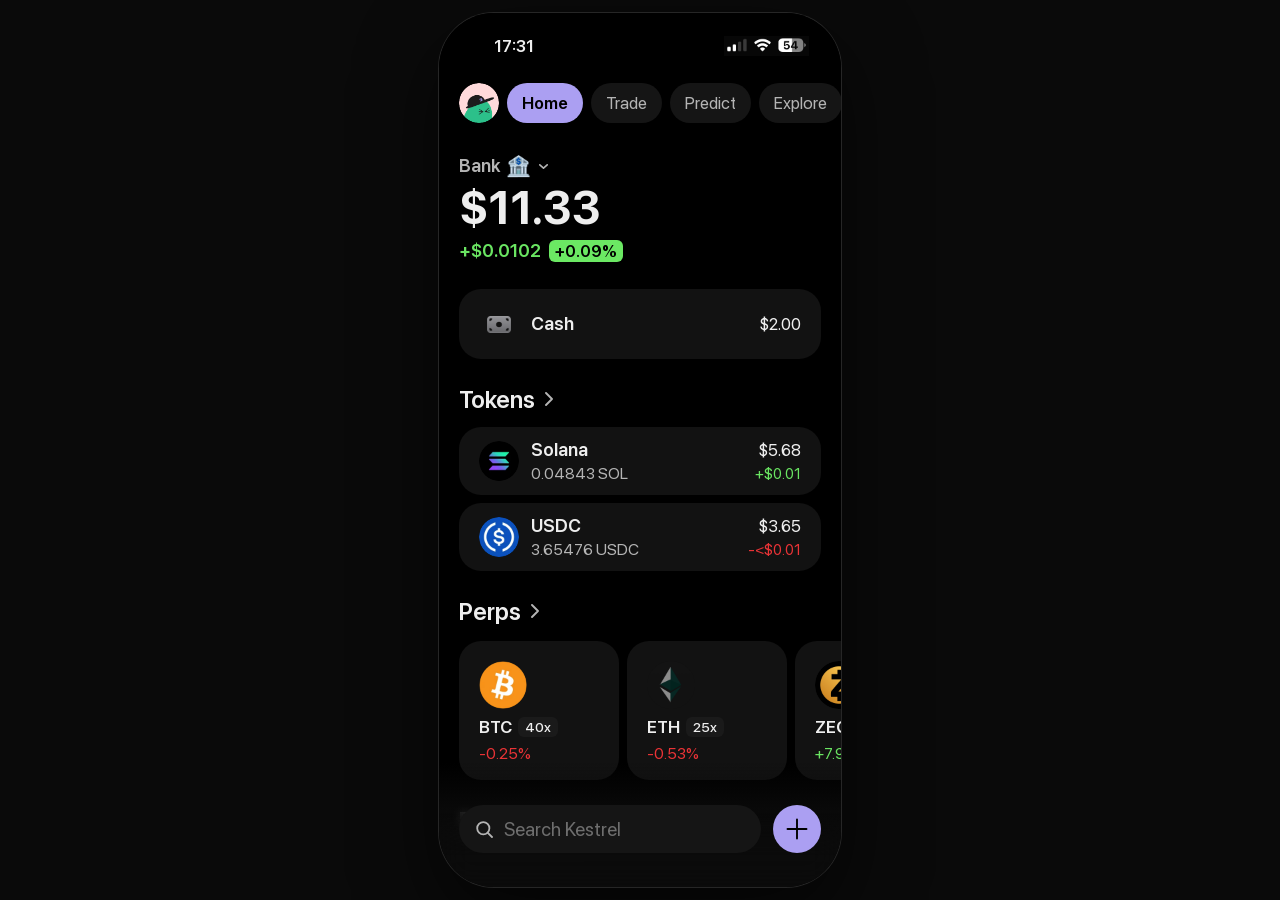
<file: index.html>
<!DOCTYPE html>
<html lang="en">
<head>
  <meta charset="UTF-8">
  <meta name="viewport" content="width=device-width, initial-scale=1, viewport-fit=cover, user-scalable=no">
  <meta name="apple-mobile-web-app-capable" content="yes">
  <meta name="mobile-web-app-capable" content="yes">
  <meta name="apple-mobile-web-app-status-bar-style" content="black">
  <meta name="theme-color" content="#000000">
  <title>Kestrel</title>
  <meta name="apple-mobile-web-app-title" content="Kestrel">
  <link rel="apple-touch-icon" sizes="180x180" href="assets/apple-touch-icon.png">
  <link rel="icon" type="image/png" href="assets/favicon.png">
  <link rel="manifest" href="manifest.webmanifest">
  <link rel="stylesheet" href="css/styles.css?v=19">
  <script>
    // The intro lives on its own pages so iOS 26 samples the right status bar colour for each one.
    try { if (!location.search && !sessionStorage.getItem("kestrel.booted")) location.replace("splash.html"); } catch (e) {}
  </script>
</head>
<body>
<div class="phone arrive" id="phone">

  <!-- ===== Main page (slides right when the drawer opens) ===== -->
  <div class="page" id="page">

    <!-- Fixed header -->
    <header class="header">
      <button class="avatar" id="avatarBtn" aria-label="Open menu">
        <img src="assets/avatar.png" alt="">
      </button>
      <nav class="tabs" id="tabs">
        <button class="tab active">Home</button>
        <button class="tab">Trade</button>
        <button class="tab">Predict</button>
        <button class="tab">Explore</button>
      </nav>
    </header>
    <div class="header-fade"></div>

    <!-- Scrolling content -->
    <main class="scroll" id="scroll">
      <div class="content">

        <div class="bank-row">
          <span class="bank-label">Bank</span>
          <span class="bank-emoji">🏦</span>
          <svg class="bank-chevron" width="9" height="5" viewBox="0 0 9 5"><path d="M0.8 0.8 L4.5 4.2 L8.2 0.8" fill="none" stroke="currentColor" stroke-width="1.6" stroke-linecap="round" stroke-linejoin="round"/></svg>
        </div>

        <div class="balance" id="totalUsd">$11.34</div>

        <div class="change-row">
          <span class="change-amount pos" id="totalChange">+$0.0106</span>
          <span class="change-badge pos" id="totalPct">+0.09%</span>
        </div>

        <button class="card cash-card" id="cashCard">
          <span class="icon-box"><img src="assets/cash.png" alt=""></span>
          <span class="card-title">Cash</span>
          <span class="card-amount" id="cashUsd">$2.00</span>
        </button>

        <div class="section-header">
          <span>Tokens</span>
          <svg class="chevron" width="8" height="14" viewBox="0 0 8 14"><path d="M1 1 L7 7 L1 13" fill="none" stroke="currentColor" stroke-width="1.9" stroke-linecap="round" stroke-linejoin="round"/></svg>
        </div>

        <div class="token-list">
          <button class="card token" data-token="sol">
            <img class="token-icon" src="assets/sol.png" alt="">
            <span class="token-main">
              <span class="token-name">Solana</span>
              <span class="token-sub" id="solQty">0.04843 SOL</span>
            </span>
            <span class="token-side">
              <span class="token-usd" id="solUsd">$5.68</span>
              <span class="token-change pos" id="solChange">+$0.01</span>
            </span>
          </button>
          <button class="card token" data-token="usdc">
            <img class="token-icon" src="assets/usdc.png" alt="">
            <span class="token-main">
              <span class="token-name">USDC</span>
              <span class="token-sub" id="usdcQty">3.65476 USDC</span>
            </span>
            <span class="token-side">
              <span class="token-usd" id="usdcUsd">$3.65</span>
              <span class="token-change neg" id="usdcChange">-&lt;$0.01</span>
            </span>
          </button>
          <button class="card token" data-token="btc" hidden>
            <img class="token-icon" src="assets/btc.png" alt="">
            <span class="token-main">
              <span class="token-name">Bitcoin</span>
              <span class="token-sub" id="btcQty">0 BTC</span>
            </span>
            <span class="token-side">
              <span class="token-usd" id="btcUsd">$0.00</span>
              <span class="token-change flat" id="btcChange">$0.00</span>
            </span>
          </button>
          <button class="card token" data-token="eth" hidden>
            <img class="token-icon" src="assets/eth.png" alt="">
            <span class="token-main">
              <span class="token-name">Ethereum</span>
              <span class="token-sub" id="ethQty">0 ETH</span>
            </span>
            <span class="token-side">
              <span class="token-usd" id="ethUsd">$0.00</span>
              <span class="token-change flat" id="ethChange">$0.00</span>
            </span>
          </button>
          <button class="card token" data-token="zec" hidden>
            <img class="token-icon" src="assets/zec.png" alt="">
            <span class="token-main">
              <span class="token-name">Zcash</span>
              <span class="token-sub" id="zecQty">0 ZEC</span>
            </span>
            <span class="token-side">
              <span class="token-usd" id="zecUsd">$0.00</span>
              <span class="token-change flat" id="zecChange">$0.00</span>
            </span>
          </button>
          <button class="card token" data-token="hype" hidden>
            <img class="token-icon" src="assets/hype.png" alt="">
            <span class="token-main">
              <span class="token-name">Hyperliquid</span>
              <span class="token-sub" id="hypeQty">0 HYPE</span>
            </span>
            <span class="token-side">
              <span class="token-usd" id="hypeUsd">$0.00</span>
              <span class="token-change flat" id="hypeChange">$0.00</span>
            </span>
          </button>
        </div>

        <div class="section-header">
          <span>Perps</span>
          <svg class="chevron" width="8" height="14" viewBox="0 0 8 14"><path d="M1 1 L7 7 L1 13" fill="none" stroke="currentColor" stroke-width="1.9" stroke-linecap="round" stroke-linejoin="round"/></svg>
        </div>

        <div class="h-scroll perps" id="perps">
          <div class="perp" data-perp="BTC">
            <img class="perp-icon" src="assets/btc.png" alt="">
            <div class="perp-row"><span class="perp-name">BTC</span><span class="perp-lev">40x</span></div>
            <div class="perp-pct neg" data-pct>-0.25%</div>
          </div>
          <div class="perp" data-perp="ETH">
            <img class="perp-icon" src="assets/eth.png" alt="">
            <div class="perp-row"><span class="perp-name">ETH</span><span class="perp-lev">25x</span></div>
            <div class="perp-pct neg" data-pct>-0.53%</div>
          </div>
          <div class="perp" data-perp="ZEC">
            <img class="perp-icon" src="assets/zec.png" alt="">
            <div class="perp-row"><span class="perp-name">ZEC</span><span class="perp-lev">10x</span></div>
            <div class="perp-pct pos" data-pct>+7.95%</div>
          </div>
          <div class="perp" data-perp="HYPE">
            <img class="perp-icon" src="assets/hype.png" alt="">
            <div class="perp-row"><span class="perp-name">HYPE</span><span class="perp-lev">10x</span></div>
            <div class="perp-pct pos" data-pct>+0.26%</div>
          </div>
          <div class="perp" data-perp="CL">
            <img class="perp-icon" src="assets/cl.png" alt="">
            <div class="perp-row"><span class="perp-name">CL</span><span class="perp-lev">20x</span></div>
            <div class="perp-pct neg" data-pct>-0.15%</div>
          </div>
          <div class="perp perp-cta">
            <span class="perp-icon perp-logo"><img src="assets/perps-logo.png" alt=""></span>
            <div class="cta-title">Get started with Perps</div>
            <div class="cta-sub">Learn to trade price movements</div>
          </div>
        </div>

        <div class="section-header">
          <span>Predictions</span>
          <svg class="chevron" width="8" height="14" viewBox="0 0 8 14"><path d="M1 1 L7 7 L1 13" fill="none" stroke="currentColor" stroke-width="1.9" stroke-linecap="round" stroke-linejoin="round"/></svg>
        </div>

        <div class="h-scroll predictions">
          <div class="pred">
            <img class="pred-icon" src="assets/pred1.png" alt="">
            <div class="pred-title">Toronto vs Baltimore</div>
            <div class="pred-sub">in 12h</div>
          </div>
          <div class="pred">
            <img class="pred-icon" src="assets/pred2.png" alt="">
            <div class="pred-title">Cleveland vs Boston</div>
            <div class="pred-sub">in 13h</div>
          </div>
        </div>

        <div class="section-header">
          <span>Watchlist</span>
          <svg class="chevron" width="8" height="14" viewBox="0 0 8 14"><path d="M1 1 L7 7 L1 13" fill="none" stroke="currentColor" stroke-width="1.9" stroke-linecap="round" stroke-linejoin="round"/></svg>
        </div>

        <div class="card watch-card">
          <img class="watch-heart" src="assets/heart.png" alt="">
          <span class="token-main">
            <span class="token-name">Track what matters</span>
            <span class="watch-sub">Find assets or lists to follow</span>
          </span>
        </div>

        <div class="section-header plain"><span>Support</span></div>

        <div class="support-row">
          <span>View FAQ</span>
          <svg class="chevron-sm" width="6" height="10" viewBox="0 0 6 10"><path d="M0.9 0.9 L5 5 L0.9 9.1" fill="none" stroke="currentColor" stroke-width="1.6" stroke-linecap="round" stroke-linejoin="round"/></svg>
        </div>
        <div class="support-row">
          <span>Chat with us</span>
          <svg class="chevron-sm" width="6" height="10" viewBox="0 0 6 10"><path d="M0.9 0.9 L5 5 L0.9 9.1" fill="none" stroke="currentColor" stroke-width="1.6" stroke-linecap="round" stroke-linejoin="round"/></svg>
        </div>

        <p class="disclaimer">Token lists are generated using market data provided by various third party providers including CoinGecko, Birdeye, Jupiter, and Hyperliquid. Performance shown is based on the selected period. Past performance is not indicative of future performance. Tokenized Stocks and Perps are available in select jurisdictions only.</p>

      </div>
    </main>

    <!-- Bottom bar -->
    <div class="bottom-bar">
      <div class="bar-tint"></div>
      <div class="search">
        <svg width="17" height="17" viewBox="0 0 17 17"><circle cx="7.3" cy="7.3" r="6.1" fill="none" stroke="currentColor" stroke-width="1.8"/><path d="M11.8 11.8 L16 16" stroke="currentColor" stroke-width="1.8" stroke-linecap="round"/></svg>
        <span>Search Kestrel</span>
      </div>
      <button class="fab" id="fab" aria-label="Actions">
        <svg width="22" height="22" viewBox="0 0 22 22"><path d="M11 1.5 V20.5 M1.5 11 H20.5" stroke="#000" stroke-width="1.9" stroke-linecap="round"/></svg>
      </button>
    </div>

    <!-- Plus action sheet -->
    <div class="actions" id="actions">
      <div class="action-list">
        <button class="action"><span>Send</span><img src="assets/act-send.png" alt=""></button>
        <button class="action"><span>Receive</span><img src="assets/act-receive.png" alt=""></button>
        <button class="action"><span>Add Cash</span><img src="assets/act-addcash.png" alt=""></button>
        <button class="action"><span>Trade</span><img src="assets/act-trade.png" alt=""></button>
      </div>
      <button class="action-close" id="actionsClose" aria-label="Close"><img src="assets/act-close.png" alt=""></button>
    </div>

    <!-- Edit holdings sheet -->
    <div class="sheet-backdrop" id="sheetBackdrop"></div>
    <div class="sheet" id="sheet">
      <div class="grabber"></div>
      <div class="sheet-title">Edit holdings</div>
      <div class="sheet-fields">
        <label class="field">
          <span class="field-label"><img src="assets/sol.png" alt="">Solana</span>
          <span class="field-input"><input id="inSol" type="text" inputmode="decimal" autocomplete="off"><span class="unit">SOL</span></span>
          <span class="field-usd" id="inSolUsd">$0.00</span>
        </label>
        <label class="field">
          <span class="field-label"><img src="assets/usdc.png" alt="">USDC</span>
          <span class="field-input"><input id="inUsdc" type="text" inputmode="decimal" autocomplete="off"><span class="unit">USDC</span></span>
          <span class="field-usd" id="inUsdcUsd">$0.00</span>
        </label>
        <label class="field">
          <span class="field-label"><img src="assets/btc.png" alt="">Bitcoin</span>
          <span class="field-input"><input id="inBtc" type="text" inputmode="decimal" autocomplete="off"><span class="unit">BTC</span></span>
          <span class="field-usd" id="inBtcUsd">$0.00</span>
        </label>
        <label class="field">
          <span class="field-label"><img src="assets/eth.png" alt="">Ethereum</span>
          <span class="field-input"><input id="inEth" type="text" inputmode="decimal" autocomplete="off"><span class="unit">ETH</span></span>
          <span class="field-usd" id="inEthUsd">$0.00</span>
        </label>
        <label class="field">
          <span class="field-label"><img src="assets/zec.png" alt="">Zcash</span>
          <span class="field-input"><input id="inZec" type="text" inputmode="decimal" autocomplete="off"><span class="unit">ZEC</span></span>
          <span class="field-usd" id="inZecUsd">$0.00</span>
        </label>
        <label class="field">
          <span class="field-label"><img src="assets/hype.png" alt="">Hyperliquid</span>
          <span class="field-input"><input id="inHype" type="text" inputmode="decimal" autocomplete="off"><span class="unit">HYPE</span></span>
          <span class="field-usd" id="inHypeUsd">$0.00</span>
        </label>
        <label class="field">
          <span class="field-label"><span class="cash-mini"><img src="assets/cash.png" alt=""></span>Cash</span>
          <span class="field-input"><span class="unit unit-lead">$</span><input id="inCash" type="text" inputmode="decimal" autocomplete="off"></span>
          <span class="field-usd" id="inCashUsd">$0.00</span>
        </label>
      </div>
      <div class="sheet-total"><span>Total</span><span id="inTotal">$0.00</span></div>
      <button class="btn-primary" id="sheetSave">Save</button>
      <button class="btn-secondary" id="sheetCancel">Cancel</button>
    </div>

    <div class="page-dim" id="pageDim"></div>
  </div>

  <!-- ===== Side drawer ===== -->
  <aside class="drawer" id="drawer">
    <img class="drawer-avatar" src="assets/avatar.png" alt="">
    <button class="drawer-copy" aria-label="Copy address"><img src="assets/copy.png" alt=""></button>
    <div class="drawer-handle">@nagzsol</div>
    <div class="drawer-x"><img src="assets/x-logo.png" alt=""><span>Connect your X account</span></div>

    <div class="drawer-menu">
      <button class="drawer-row bank"><img class="row-icon lg" src="assets/bank-b.png" alt=""><span>Bank</span><span class="row-emoji">🏦</span>
        <svg width="13" height="8" viewBox="0 0 13 8"><path d="M1 1 L6.5 6.6 L12 1" fill="none" stroke="currentColor" stroke-width="1.8" stroke-linecap="round" stroke-linejoin="round"/></svg>
      </button>
      <button class="drawer-row"><img class="row-icon" src="assets/ic-profile.png" alt=""><span>Profile</span></button>
      <button class="drawer-row"><img class="row-icon" src="assets/ic-chats.png" alt=""><span>Chats</span></button>
      <button class="drawer-row"><img class="row-icon" src="assets/ic-watchlist.png" alt=""><span>Watchlist</span></button>
      <button class="drawer-row"><img class="row-icon" src="assets/ic-history.png" alt=""><span>History</span></button>
    </div>
    <div class="drawer-bottom">
      <button class="drawer-row"><img class="row-icon" src="assets/ic-settings.png" alt=""><span>Settings</span></button>
      <button class="drawer-row"><img class="row-icon" src="assets/ic-help.png" alt=""><span>Help &amp; Support</span></button>
    </div>
  </aside>

  <!-- Status bar sits above everything, like the system one. Hidden when installed to the home screen. -->
  <div class="status-bar">
    <div class="island"></div>
    <span class="status-time" id="statusTime">11:18</span>
    <img class="status-icons" src="assets/status-icons.png" alt="">
  </div>

</div>
<script src="js/app.js?v=19"></script>
</body>
</html>
</file>
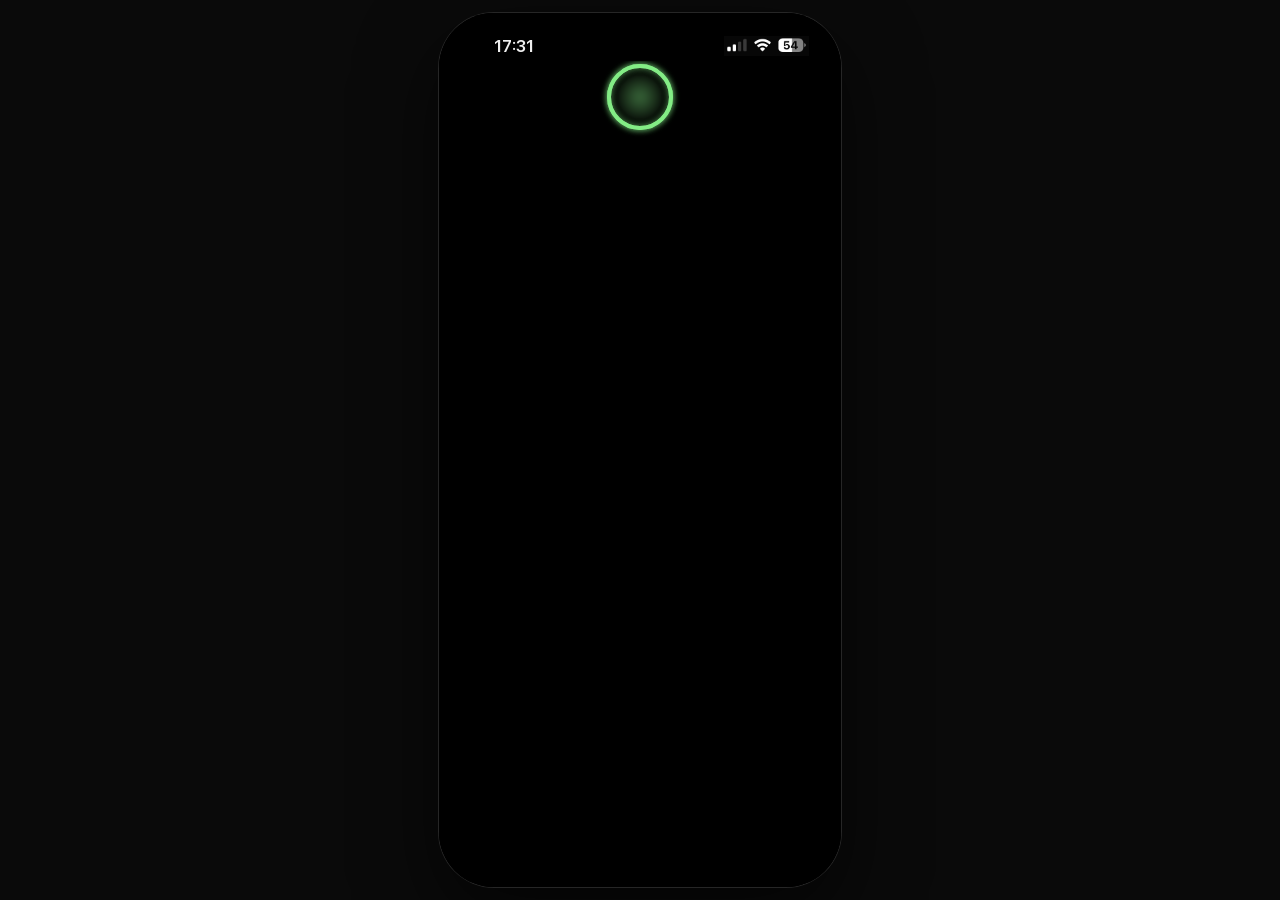
<file: faceid.html>
<!DOCTYPE html>
<html lang="en">
<head>
  <meta charset="UTF-8">
  <meta name="viewport" content="width=device-width, initial-scale=1, viewport-fit=cover, user-scalable=no">
  <meta name="apple-mobile-web-app-capable" content="yes">
  <meta name="mobile-web-app-capable" content="yes">
  <meta name="apple-mobile-web-app-status-bar-style" content="black">
  <title>Kestrel</title>
  <meta name="apple-mobile-web-app-title" content="Kestrel">
  <link rel="apple-touch-icon" sizes="180x180" href="assets/apple-touch-icon.png">
  <link rel="icon" type="image/png" href="assets/favicon.png">
  <link rel="manifest" href="manifest.webmanifest">
  <link rel="stylesheet" href="css/styles.css?v=18">
  <meta name="theme-color" content="#000000">
  <style>
    /* sampled for the status bar strip: black, so the strip, the island and the card read as one shape */
    html, body { background: #000; }
    @media (min-width: 480px) { body { background: #0a0a0a; } }
  </style>
</head>
<body>
<div class="phone" id="phone">
  <div class="intro dim" id="intro">
    <div class="intro-dim"></div>
    <div class="faceid" id="faceid">
      <div class="island-card">
        <svg class="fid-glyph" viewBox="0 0 100 100" fill="none" stroke="currentColor" stroke-width="6" stroke-linecap="round" stroke-linejoin="round">
          <path d="M8 30 V20 a12 12 0 0 1 12 -12 H30"/>
          <path d="M70 8 H80 a12 12 0 0 1 12 12 V30"/>
          <path d="M92 70 V80 a12 12 0 0 1 -12 12 H70"/>
          <path d="M30 92 H20 a12 12 0 0 1 -12 -12 V70"/>
          <g class="fid-face">
            <path d="M34 36 V45"/>
            <path d="M66 36 V45"/>
            <path d="M51 36 V56 a5 5 0 0 1 -5 5"/>
            <path d="M34 68 q16 13 32 0"/>
          </g>
        </svg>
        <div class="fid-gyro">
          <div class="fid-glow"></div>
          <div class="fid-r fid-r1"></div>
          <div class="fid-r fid-r2"></div>
        </div>
        <svg class="fid-check" viewBox="0 0 100 100" fill="none" stroke="currentColor" stroke-width="6" stroke-linecap="round" stroke-linejoin="round">
          <circle class="fid-ring-ok" cx="50" cy="50" r="44"/>
          <path class="fid-tick" d="M29 51 L44 66 L72 36"/>
        </svg>
      </div>
    </div>
  </div>
  <div class="status-bar">
    <div class="island"></div>
    <span class="status-time" id="statusTime">11:18</span>
    <img class="status-icons" src="assets/status-icons.png" alt="">
  </div>
</div>
<script>
  (function () {
    var el = document.getElementById('statusTime');
    var tick = function () { var d = new Date(); el.textContent = d.getHours() + ':' + String(d.getMinutes()).padStart(2, '0'); };
    tick(); setInterval(tick, 1000);
  })();
  // Dynamic Island Face ID: show -> scan -> ok -> hide -> home. ?state=faceid|facescan|faceok freezes a step.
  var faceid = document.getElementById('faceid');
  var params = new URLSearchParams(location.search);
  var freeze = { faceid: ['show'], facescan: ['show', 'scan'], faceok: ['show', 'scan', 'ok'] }[params.get('state')];
  if (freeze) {
    freeze.forEach(function (c) { faceid.classList.add(c); });
  } else {
    var t = function (ms, fn) { setTimeout(fn, ms); };
    t(60,   function () { faceid.classList.add('show'); });
    t(750,  function () { faceid.classList.add('scan'); });
    t(1200, function () { faceid.classList.add('ok'); });
    t(1600, function () { faceid.classList.add('hide'); });
    t(1800, function () {
      try { sessionStorage.setItem('kestrel.booted', '1'); } catch (e) {}
      location.replace('index.html');
    });
  }
</script>
</body>
</html>
</file>
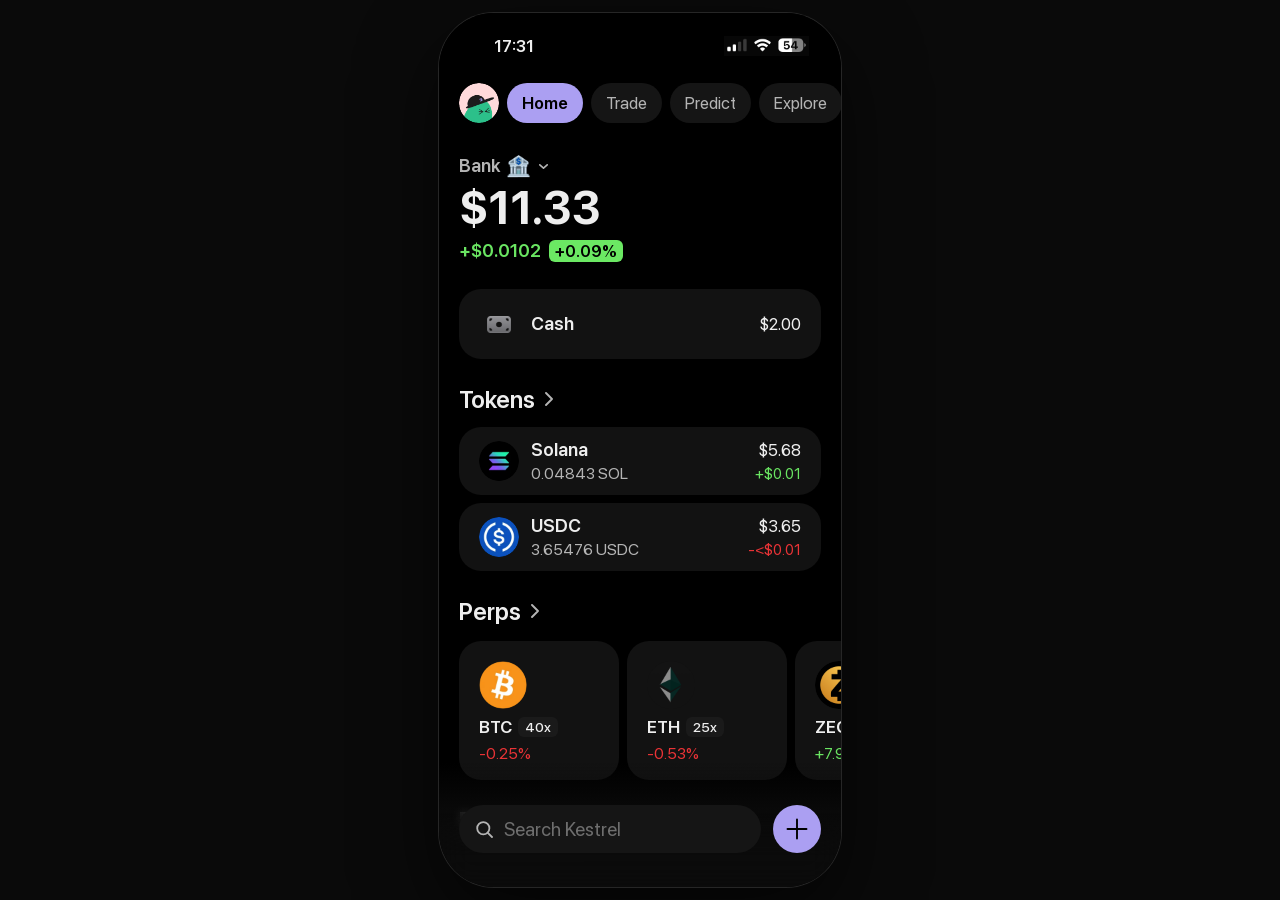
<file: splash.html>
<!DOCTYPE html>
<html lang="en">
<head>
  <meta charset="UTF-8">
  <meta name="viewport" content="width=device-width, initial-scale=1, viewport-fit=cover, user-scalable=no">
  <meta name="apple-mobile-web-app-capable" content="yes">
  <meta name="mobile-web-app-capable" content="yes">
  <meta name="apple-mobile-web-app-status-bar-style" content="black">
  <title>Kestrel</title>
  <meta name="apple-mobile-web-app-title" content="Kestrel">
  <link rel="apple-touch-icon" sizes="180x180" href="assets/apple-touch-icon.png">
  <link rel="icon" type="image/png" href="assets/favicon.png">
  <link rel="manifest" href="manifest.webmanifest">
  <link rel="stylesheet" href="css/styles.css?v=18">
  <meta name="theme-color" content="#a294f1">
  <style>
    /* iOS 26 paints the status bar strip with the page colour it samples at launch: purple here */
    html, body { background: #a294f1; }
    @media (min-width: 480px) { body { background: #0a0a0a; } }
  </style>
</head>
<body>
<div class="phone" id="phone">
  <div class="intro" id="intro">
    <img class="intro-ghost" src="assets/ghost.png" alt="">
  </div>
  <div class="status-bar">
    <div class="island"></div>
    <span class="status-time" id="statusTime">11:18</span>
    <img class="status-icons" src="assets/status-icons.png" alt="">
  </div>
</div>
<script>
  (function () {
    var el = document.getElementById('statusTime');
    var tick = function () { var d = new Date(); el.textContent = d.getHours() + ':' + String(d.getMinutes()).padStart(2, '0'); };
    tick(); setInterval(tick, 1000);
  })();
  // After one second go straight to the home screen.
  // (Face ID step parked: to bring it back, replace 'index.html' with 'faceid.html' + location.search
  //  and drop the sessionStorage line; faceid.html sets the flag itself.)
  setTimeout(function () {
    try { sessionStorage.setItem('kestrel.booted', '1'); } catch (e) {}
    location.replace('index.html');
  }, 1000);
</script>
</body>
</html>
</file>
<file: css/styles.css>
/* Kestrel home clone – iPhone 16 Pro (402 x 874 pt). All values measured from the 3x screenshots. */

@font-face {
  font-family: "SF Pro";
  src: url("../fonts/SF-Pro.ttf") format("truetype");
  font-weight: 1 1000;
  font-display: block;
}

:root {
  --bg: #000;
  --page-bg: #000;
  --card: #121212;
  --pill: #151515;
  --lev: #1a1a1a;
  --text: #eeeeee;
  --text2: #b4b4b4;
  --text3: #6e6e6e;
  --purple: #ab9ff2;
  --green: #6ae562;
  --green-bg: #6be863;
  --red: #ea3336;
  --ease: cubic-bezier(0.32, 0.72, 0, 1);
  --safe-top: 59px;      /* status bar height on the 402x874 frame */
  --safe-bottom: 34px;   /* home indicator inset */
}

* { box-sizing: border-box; margin: 0; padding: 0; }
html, body { height: 100%; }
body {
  background: var(--bg);
  color: var(--text);
  font-family: "SF Pro", -apple-system, BlinkMacSystemFont, system-ui, sans-serif;
  font-variation-settings: "opsz" 96;   /* the original ships SF Pro Display at every size */
  font-optical-sizing: none;
  -webkit-font-smoothing: antialiased;
  -webkit-tap-highlight-color: transparent;
  -webkit-text-size-adjust: 100%;
  overflow: hidden;
  overscroll-behavior: none;
}
button { font: inherit; color: inherit; background: none; border: 0; cursor: pointer; text-align: left; font-variation-settings: inherit; }
img { display: block; user-select: none; -webkit-user-drag: none; }
input { font: inherit; color: inherit; font-variation-settings: inherit; }

.pos { color: var(--green); }
.neg { color: var(--red); }
.flat { color: var(--text2); }

/* ---------- Device frame ---------- */
.phone {
  position: relative;
  width: 402px;
  height: 874px;
  overflow: hidden;
  background: #000;
  margin: 0 auto;
}
@media (min-width: 480px) {
  body { display: grid; place-items: center; background: #0a0a0a; min-height: 100%; }
  .phone { border-radius: 55px; box-shadow: 0 0 0 1px #262626, 0 30px 80px rgba(0,0,0,.6); }
}
@media (max-width: 479px) {
  /* Status bar style is "black" (opaque), not "black-translucent": with translucent, iOS standalone
     reports every viewport height short by the top inset and leaves a black hole at the bottom. */
  .phone { position: fixed; top: 0; left: 0; width: 100vw; height: 100dvh; --safe-top: env(safe-area-inset-top, 0px); --safe-bottom: max(env(safe-area-inset-bottom, 0px), 12px); }
  .status-bar { display: none; }   /* the real one is on screen */
}

/* ---------- Page ---------- */
.page {
  position: absolute; inset: 0;
  background: var(--page-bg);
  z-index: 2;
  overflow: hidden;
  border-radius: 0;
  transition: transform .42s var(--ease), border-radius .42s var(--ease), background-color .42s var(--ease);
  will-change: transform;
}
.phone.drawer-open .page {
  --page-bg: #121212;
  transform: translateX(300px);
  border-radius: 55px;
}
.page-dim {
  position: absolute; inset: 0; z-index: 40;
  background: #000; opacity: 0; pointer-events: none;
  transition: opacity .42s var(--ease);
}
.phone.drawer-open .page-dim { opacity: .5; pointer-events: auto; }

/* ---------- Status bar ---------- */
.status-bar { position: absolute; left: 0; right: 0; top: 0; height: 60px; z-index: 80; pointer-events: none; }
.status-time {
  position: absolute; left: 55px; top: 21.6px;
  font-size: 17px; line-height: 22px; font-weight: 600; color: var(--text);
}
.status-icons { position: absolute; left: 285px; top: 23.3px; width: 85px; height: 20px; }
@media (display-mode: standalone) {
  .status-bar { display: none; }
}

/* ---------- Header ---------- */
.header {
  position: absolute; left: 0; right: 0; top: 0; height: calc(var(--safe-top) + 51px);
  padding: calc(var(--safe-top) + 11px) 0 0 20px;
  display: flex; align-items: flex-start;
  background: var(--page-bg);
  z-index: 10;
  transition: background-color .42s var(--ease);
}
.header-fade {
  position: absolute; left: 0; right: 0; top: calc(var(--safe-top) + 51px); height: 14px; z-index: 9; pointer-events: none;
  background: linear-gradient(to bottom, var(--page-bg), transparent);
}
.avatar { width: 40px; height: 40px; border-radius: 50%; flex: 0 0 40px; overflow: hidden; }
.avatar img { width: 40px; height: 40px; }
.tabs {
  display: flex; gap: 8px; margin-left: 8px;
  overflow-x: auto; scrollbar-width: none; padding-right: 20px; flex: 1;
  -webkit-overflow-scrolling: touch;
}
.tabs::-webkit-scrollbar { display: none; }
.tab {
  flex: 0 0 auto; height: 40px; padding: 0 15px; border-radius: 20px;
  background: var(--pill); color: var(--text2);
  font-size: 17px; line-height: 40px; font-weight: 400; white-space: nowrap;
  transition: background-color .2s, color .2s;
}
.tab.active { background: var(--purple); color: #000; font-weight: 600; }

/* ---------- Scroll content ---------- */
.scroll {
  position: absolute; inset: 0;
  overflow-y: auto; overflow-x: hidden;
  -webkit-overflow-scrolling: touch;
  overscroll-behavior-y: contain;
}
.content { padding: calc(var(--safe-top) + 51px) 20px calc(var(--safe-bottom) + 73px); }

.bank-row { margin-top: 31px; height: 24px; display: flex; align-items: center; color: var(--text2); }
.bank-label { font-size: 18px; line-height: 24px; font-weight: 600; }
.bank-emoji { margin-left: 6px; font-size: 20px; line-height: 24px; font-family: "Apple Color Emoji", "Segoe UI Emoji", "Noto Color Emoji", sans-serif; }
.bank-chevron { margin-left: 8px; }

.balance { margin-top: 1px; font-size: 46px; line-height: 56px; font-weight: 700; color: var(--text); white-space: nowrap; }

.change-row { margin-top: 5px; height: 22px; display: flex; align-items: center; gap: 8px; }
.change-amount { font-size: 18px; line-height: 22px; font-weight: 600; }
.change-badge {
  height: 22px; padding: 0 6px; border-radius: 6px;
  font-size: 16px; line-height: 22px; font-weight: 600;
  background: var(--green-bg); color: #000;
}
.change-badge.neg { background: var(--red); color: #fff; }
.change-badge.flat { background: #2a2a2a; color: var(--text); }

.card {
  width: 100%; background: var(--card); border-radius: 22px;
  display: flex; align-items: center; padding: 0 20px;
}
.cash-card { margin-top: 27px; height: 70px; }
.icon-box { width: 40px; height: 40px; display: flex; align-items: center; justify-content: center; flex: 0 0 40px; }
.icon-box img { width: 24px; height: 17px; }
.card-title { margin-left: 12px; font-size: 18px; line-height: 22px; font-weight: 600; }
.card-amount { margin-left: auto; font-size: 17px; line-height: 22px; font-weight: 400; }

.section-header {
  margin-top: 25px; height: 30px; display: flex; align-items: center; gap: 10px;
  font-size: 24px; line-height: 30px; font-weight: 600; color: var(--text);
}
.section-header .chevron, .chevron-sm { color: var(--text2); flex: 0 0 auto; }

.token-list { margin-top: 13px; display: flex; flex-direction: column; gap: 8px; }
.token { height: 68px; }
.token[hidden] { display: none; }
.token-icon { width: 40px; height: 40px; border-radius: 50%; flex: 0 0 40px; }
.token-main { margin-left: 12px; display: flex; flex-direction: column; min-width: 0; }
.token-name { font-size: 18px; line-height: 22px; font-weight: 600; white-space: nowrap; }
.token-sub { margin-top: 2px; font-size: 16px; line-height: 20px; font-weight: 400; color: var(--text2); white-space: nowrap; }
.token-side { margin-left: auto; display: flex; flex-direction: column; align-items: flex-end; padding-left: 8px; }
.token-usd { font-size: 17px; line-height: 22px; font-weight: 400; white-space: nowrap; }
.token-change { margin-top: 2px; font-size: 15px; line-height: 20px; font-weight: 400; white-space: nowrap; }

/* Horizontal carousels bleed to the screen edges */
.h-scroll {
  display: flex; gap: 8px;
  margin: 0 -20px; padding: 0 20px;
  overflow-x: auto; overflow-y: hidden;
  scroll-snap-type: x mandatory; scroll-padding-left: 20px;
  scrollbar-width: none; -webkit-overflow-scrolling: touch;
}
.h-scroll::-webkit-scrollbar { display: none; }
.h-scroll::after { content: ""; flex: 0 0 12px; }

.perps { margin-top: 15px; }
.perp {
  flex: 0 0 160px; height: 139px; padding: 20px 20px 0;
  background: var(--card); border-radius: 22px; scroll-snap-align: start;
}
.perp-icon { width: 48px; height: 48px; border-radius: 50%; }
.perp-row { margin-top: 8px; height: 20px; display: flex; align-items: center; }
.perp-name { font-size: 17px; line-height: 20px; font-weight: 600; }
.perp-lev {
  margin-left: 6px; height: 20px; padding: 0 7px; border-radius: 6px;
  background: var(--lev); font-size: 14px; line-height: 20px; font-weight: 500; color: var(--text);
}
.perp-pct { margin-top: 6px; font-size: 16px; line-height: 20px; font-weight: 400; }
.perp-cta { flex-basis: 300px; }
.perp-logo { display: flex; align-items: center; justify-content: center; border-radius: 0; }
.perp-logo img { width: 44.7px; height: 41.3px; }
.cta-title { margin-top: 8px; font-size: 19px; line-height: 24px; font-weight: 600; white-space: nowrap; }
.cta-sub { margin-top: 1px; font-size: 17px; line-height: 22px; font-weight: 400; color: var(--text2); white-space: nowrap; }

.predictions { margin-top: 13px; padding: 0 16px; scroll-padding-left: 16px; }
.pred { flex: 0 0 240px; height: 136px; padding: 16px 16px 0; background: var(--card); border-radius: 22px; scroll-snap-align: start; }
.pred-icon { width: 48px; height: 48px; }
.pred-title { margin-top: 11px; font-size: 18px; line-height: 22px; font-weight: 600; white-space: nowrap; }
.pred-sub { margin-top: 2px; font-size: 16px; line-height: 20px; font-weight: 400; color: var(--text2); }

.watch-card { margin-top: 11px; height: 68px; }
.watch-heart { width: 28px; height: 25.33px; flex: 0 0 28px; }
.watch-card .token-main { margin-left: 13px; }
.watch-sub { margin-top: 2px; font-size: 17px; line-height: 22px; font-weight: 400; color: var(--text2); white-space: nowrap; }

.support-row { margin-top: 22px; height: 24px; display: flex; align-items: center; gap: 8px; font-size: 18px; line-height: 24px; font-weight: 600; }
.section-header + .support-row { margin-top: 17px; }

.disclaimer { margin-top: 34px; font-size: 18px; line-height: 20px; font-weight: 400; color: var(--text3); }

/* ---------- Bottom bar ---------- */
.bottom-bar {
  position: absolute; left: 0; right: 0; bottom: 0; height: calc(var(--safe-bottom) + 90px); z-index: 11;
  pointer-events: none;
}
.bottom-bar > * { pointer-events: auto; }
/* Progressive blur: two backdrop layers with staggered masks (soft first, strong lower down),
   plus a darkening tint painted above them so blurred highlights don't glow. */
.bottom-bar::before, .bottom-bar::after {
  content: ""; position: absolute; inset: 0; pointer-events: none;
}
.bottom-bar::before {
  -webkit-backdrop-filter: blur(4px); backdrop-filter: blur(4px);
  -webkit-mask-image: linear-gradient(to bottom, transparent 26px, #000 60px);
  mask-image: linear-gradient(to bottom, transparent 26px, #000 60px);
}
.bottom-bar::after {
  -webkit-backdrop-filter: blur(16px); backdrop-filter: blur(16px);
  -webkit-mask-image: linear-gradient(to bottom, transparent 50px, #000 92px);
  mask-image: linear-gradient(to bottom, transparent 50px, #000 92px);
}
.bar-tint {
  position: absolute; inset: 0; pointer-events: none !important;
  background: linear-gradient(to bottom, rgba(11,11,11,0) 0px, rgba(11,11,11,.35) 22px, rgba(11,11,11,.8) 46px, rgb(11,11,11) 72px);
}
.search {
  position: absolute; left: 20px; bottom: var(--safe-bottom); right: 80.3px; z-index: 1; height: 48px;
  border-radius: 24px; background: var(--pill);
  display: flex; align-items: center; padding-left: 16.7px; color: var(--text2);
}
.search span { margin-left: 11.5px; font-size: 19px; line-height: 22px; font-weight: 400; color: var(--text3); }
.fab {
  position: absolute; right: 20px; bottom: var(--safe-bottom); z-index: 1; width: 48px; height: 48px; border-radius: 50%;
  background: var(--purple); display: flex; align-items: center; justify-content: center;
  transition: transform .3s var(--ease), opacity .2s;
}
.fab:active { transform: scale(.92); }

/* ---------- Plus action sheet ---------- */
.actions {
  position: absolute; inset: 0; z-index: 30;
  opacity: 0; pointer-events: none;
  background: rgba(40,40,40,.45);
  -webkit-backdrop-filter: blur(28px) saturate(1.1); backdrop-filter: blur(28px) saturate(1.1);
  transition: opacity .28s var(--ease);
}
.actions.open { opacity: 1; pointer-events: auto; }
.action-list { position: absolute; right: 20px; bottom: calc(var(--safe-bottom) + 72px); display: flex; flex-direction: column; gap: 24px; align-items: flex-end; }
.action {
  height: 48px; display: flex; align-items: center; gap: 16px;
  opacity: 0; transform: translateY(18px) scale(.94);
  transition: opacity .3s var(--ease), transform .38s var(--ease);
}
.action span { font-size: 24px; line-height: 30px; font-weight: 600; color: var(--text); white-space: nowrap; }
.action img { width: 48px; height: 48px; }
.actions.open .action { opacity: 1; transform: none; }
.actions.open .action:nth-child(1) { transition-delay: .16s; }
.actions.open .action:nth-child(2) { transition-delay: .11s; }
.actions.open .action:nth-child(3) { transition-delay: .06s; }
.actions.open .action:nth-child(4) { transition-delay: .02s; }
.action-close {
  position: absolute; right: 20px; bottom: var(--safe-bottom); width: 48px; height: 48px; border-radius: 50%;
  transform: rotate(-90deg) scale(.6); transition: transform .38s var(--ease);
}
.action-close img { width: 48px; height: 48px; }
.actions.open .action-close { transform: none; }

/* ---------- Edit holdings sheet ---------- */
.sheet-backdrop {
  position: absolute; inset: 0; z-index: 35; background: rgba(0,0,0,.6);
  opacity: 0; pointer-events: none; transition: opacity .3s var(--ease);
}
.sheet {
  position: absolute; left: 0; right: 0; bottom: 0; z-index: 36;
  background: var(--card); border-radius: 22px 22px 0 0;
  padding: 0 20px var(--safe-bottom);
  transform: translateY(105%); transition: transform .4s var(--ease);
}
.phone.sheet-open .sheet-backdrop { opacity: 1; pointer-events: auto; }
.phone.sheet-open .sheet { transform: none; }
.grabber { width: 36px; height: 5px; border-radius: 3px; background: #333; margin: 8px auto 0; }
.sheet-title { margin-top: 20px; font-size: 20px; line-height: 24px; font-weight: 600; text-align: center; }
.field {
  display: flex; flex-direction: column; margin-top: 12px;
  background: var(--lev); border-radius: 16px; padding: 12px 16px 12px;
}
.sheet-fields { margin-top: 20px; max-height: 372px; overflow-y: auto; border-radius: 16px; scrollbar-width: none; }
.sheet-fields::-webkit-scrollbar { display: none; }
.field:first-of-type { margin-top: 0; }
.field-label { display: flex; align-items: center; gap: 8px; font-size: 15px; line-height: 20px; font-weight: 600; color: var(--text2); }
.field-label img { width: 20px; height: 20px; border-radius: 50%; }
.cash-mini { width: 20px; height: 20px; display: flex; align-items: center; justify-content: center; }
.cash-mini img { width: 18px; height: 12.75px; border-radius: 0; }
.field-input { display: flex; align-items: baseline; gap: 6px; margin-top: 4px; }
.field-input input {
  flex: 1; min-width: 0; background: transparent; border: 0; outline: 0;
  font-size: 26px; line-height: 32px; font-weight: 600; color: var(--text);
  caret-color: var(--purple);
}
.unit { font-size: 16px; line-height: 20px; font-weight: 500; color: var(--text2); }
.unit-lead { font-size: 26px; line-height: 32px; font-weight: 600; color: var(--text); }
.field-usd { margin-top: 2px; font-size: 15px; line-height: 20px; color: var(--text3); }
.sheet-total { margin-top: 18px; display: flex; justify-content: space-between; font-size: 17px; line-height: 22px; font-weight: 600; color: var(--text2); }
.sheet-total span:last-child { color: var(--text); }
.btn-primary {
  margin-top: 18px; width: 100%; height: 52px; border-radius: 26px;
  background: var(--purple); color: #000; font-size: 18px; line-height: 52px; font-weight: 600; text-align: center;
}
.btn-primary:active { opacity: .85; }
.btn-secondary { margin-top: 6px; width: 100%; height: 44px; font-size: 17px; line-height: 44px; font-weight: 600; color: var(--text2); text-align: center; }

/* ---------- Drawer ---------- */
.drawer {
  position: absolute; left: 0; top: 0; width: 300px; height: 100%; z-index: 1;
  background: #000; color: var(--text);
  opacity: 0; transform: translateX(-36px);
  transition: opacity .42s var(--ease), transform .42s var(--ease);
  pointer-events: none;
}
.phone.drawer-open .drawer { opacity: 1; transform: none; pointer-events: auto; }
.drawer-avatar { position: absolute; left: 24px; top: calc(var(--safe-top) + 23px); width: 48px; height: 48px; border-radius: 50%; }
.drawer-copy { position: absolute; left: 228px; top: calc(var(--safe-top) + 23px); width: 48px; height: 48px; border-radius: 50%; }
.drawer-copy img { width: 48px; height: 48px; }
.drawer-handle { position: absolute; left: 24px; top: calc(var(--safe-top) + 83px); font-size: 31px; line-height: 38px; font-weight: 700; white-space: nowrap; }
.drawer-x { position: absolute; left: 29.3px; top: calc(var(--safe-top) + 143px); height: 22px; display: flex; align-items: center; gap: 5px; color: rgba(171,159,242,.75); }
.drawer-x img { width: 13.3px; height: 13.3px; }
.drawer-x span { font-size: 17px; line-height: 22px; font-weight: 600; white-space: nowrap; }
.drawer-menu { position: absolute; left: 0; top: calc(var(--safe-top) + 193px); width: 300px; }
.drawer-bottom { position: absolute; left: 0; bottom: calc(var(--safe-bottom) + 12px); width: 300px; }
.drawer-row {
  width: 100%; height: 64px; display: flex; align-items: center; padding-left: 30px; gap: 19px;
  font-size: 20px; line-height: 24px; font-weight: 600; color: var(--text); white-space: nowrap;
}
.drawer-row:active { background: rgba(255,255,255,.04); }
.row-icon { width: 20px; height: 20px; flex: 0 0 20px; }
.row-icon.lg { width: 24px; height: 24px; flex-basis: 24px; margin-left: -2px; margin-right: -2px; }
.row-emoji { margin-left: -11px; font-size: 20px; line-height: 24px; font-family: "Apple Color Emoji", "Segoe UI Emoji", "Noto Color Emoji", sans-serif; }
.drawer-row svg { margin-left: -9px; color: var(--text); }

/* ---------- Diagnostics overlay (tap "Bank" 5 times) ---------- */
.diag {
  position: absolute; left: 12px; right: 12px; bottom: 12px; z-index: 90;
  background: rgba(20,20,20,.95); color: #ddd; border-radius: 14px; padding: 12px 14px;
  font: 13px/18px ui-monospace, Menlo, monospace; white-space: pre; display: none;
}
.diag.show { display: block; }

/* ---------- Launch intro (splash.html, faceid.html): splash -> Dynamic Island Face ID -> app ---------- */
/* Home page fades in after the intro */
.phone.arrive .page { animation: arrive .35s var(--ease) both; }
@keyframes arrive { from { opacity: 0; } to { opacity: 1; } }
.intro {
  position: absolute; inset: 0; z-index: 70;
  background: #a294f1;                       /* sampled from the Kestrel splash */
  display: flex; align-items: center; justify-content: center;
  transition: opacity .45s var(--ease);
}
.intro.out { opacity: 0; pointer-events: none; }
.intro-ghost { width: 136.3px; height: 113.7px; }

/* System-style dimming while Face ID is up */
.intro-dim {
  position: absolute; inset: 0; background: #000; opacity: 0;
  transition: opacity .35s var(--ease);
}
.intro.dim .intro-dim { opacity: 1; }
.intro.dim { background: #000; }

/* Desktop frame only: draw the Dynamic Island in the fake status bar (126 x 37 at y 11) */
.island { position: absolute; left: 138px; top: 11px; width: 126px; height: 37px; border-radius: 19px; background: #000; }

/* The island swells into a card hanging from the top of the screen (measured 143 x 145 at y 10) */
.faceid { position: absolute; inset: 0; pointer-events: none; }
.island-card {
  position: absolute; left: 50%; top: 11px; width: 126px; height: 37px; margin-left: -63px;
  border-radius: 19px; background: transparent; overflow: visible; opacity: 0;
  transition: width .3s var(--ease), height .3s var(--ease), margin-left .3s var(--ease),
              border-radius .3s var(--ease), opacity .12s;
  color: #84ee86;
}
.faceid.show .island-card { opacity: 1; width: 143px; height: 145px; margin-left: -71.5px; border-radius: 40px; }
.faceid.hide .island-card { width: 126px; height: 37px; margin-left: -63px; border-radius: 19px; }
.faceid.hide .fid-glyph, .faceid.hide .fid-gyro, .faceid.hide .fid-check { opacity: 0 !important; transition: opacity .12s; }
/* On the phone the page starts below the real status bar, so the card hangs from the top edge instead */
@media (max-width: 479px) {
  /* The page starts below the (black) status bar strip, so the card grows straight
     down from the top edge with square top corners and joins the strip seamlessly */
  .island-card { top: 0; height: 0; border-radius: 0 0 19px 19px; }
  .faceid.show .island-card { height: 118px; border-radius: 0 0 40px 40px; }
  .faceid.hide .island-card { height: 0; border-radius: 0 0 19px 19px; }
}

.fid-glyph, .fid-check {
  position: absolute; left: 50%; top: 50%; width: 66px; height: 66px; margin: -33px 0 0 -33px;
  filter: drop-shadow(0 0 4px rgba(132,238,134,.6)) drop-shadow(0 0 12px rgba(132,238,134,.25));
}
.fid-glyph { opacity: 0; transform: scale(.7); transition: opacity .15s .1s, transform .25s .1s var(--ease); }
.faceid.show .fid-glyph { opacity: 1; transform: none; }
.faceid.show .fid-face { transform-origin: 50px 50px; animation: fid-look .6s .2s var(--ease) both; }
@keyframes fid-look {
  0%   { transform: translateX(0) scale(1); }
  28%  { transform: translateX(-7px) scale(.96); }
  62%  { transform: translateX(7px) scale(.96); }
  100% { transform: translateX(0) scale(1); }
}
/* Scan: the glyph gives way to the system's green gyroscope (two rings tumbling in 3D) */
.faceid.scan .fid-glyph { opacity: 0; transform: scale(.6); transition: opacity .12s, transform .2s var(--ease); }
.fid-gyro {
  position: absolute; left: 50%; top: 50%; width: 66px; height: 66px; margin: -33px 0 0 -33px;
  opacity: 0; transform: scale(.6); transition: opacity .15s, transform .25s var(--ease);
  transform-style: preserve-3d;
}
.faceid.scan .fid-gyro { opacity: 1; transform: none; }
.fid-glow {
  position: absolute; inset: 6px; border-radius: 50%;
  background: radial-gradient(circle, rgba(132,238,134,.45) 0%, rgba(132,238,134,.18) 45%, rgba(132,238,134,0) 72%);
  filter: blur(4px);
}
.fid-r {
  position: absolute; inset: 0; border-radius: 50%;
  border: 4.5px solid rgba(132,238,134,.95);
  box-shadow: 0 0 6px rgba(132,238,134,.55), inset 0 0 6px rgba(132,238,134,.35);
  transform-style: preserve-3d; backface-visibility: visible;
}
.fid-r1 { animation: fid-tumble-1 1.2s linear infinite; }
.fid-r2 { animation: fid-tumble-2 1.2s linear infinite; }
/* r1: a near-flat ring spun about the vertical axis; r2: a near-upright ring spun about the horizontal axis.
   Both keep an elliptical silhouette and wobble as they turn, like the system gyroscope. */
@keyframes fid-tumble-1 {
  from { transform: rotateZ(-16deg) rotateY(0deg)   rotateX(66deg); }
  to   { transform: rotateZ(-16deg) rotateY(360deg) rotateX(66deg); }
}
@keyframes fid-tumble-2 {
  from { transform: rotateZ(-16deg) rotateX(40deg)  rotateY(66deg); }
  to   { transform: rotateZ(-16deg) rotateX(400deg) rotateY(66deg); }
}
.faceid.ok .fid-gyro { opacity: 0; transform: scale(.7); transition: opacity .12s, transform .2s var(--ease); }
/* Success: ring and tick draw themselves */
.fid-check { opacity: 0; transform: scale(.6); transition: opacity .15s, transform .25s var(--ease); }
.faceid.ok .fid-check { opacity: 1; transform: none; }
.fid-ring-ok { stroke-dasharray: 277; stroke-dashoffset: 277; }
.fid-tick { stroke-dasharray: 64; stroke-dashoffset: 64; }
.faceid.ok .fid-ring-ok { animation: fid-draw .3s var(--ease) forwards; }
.faceid.ok .fid-tick { animation: fid-draw .25s .15s var(--ease) forwards; }
@keyframes fid-draw { to { stroke-dashoffset: 0; } }
</file>
